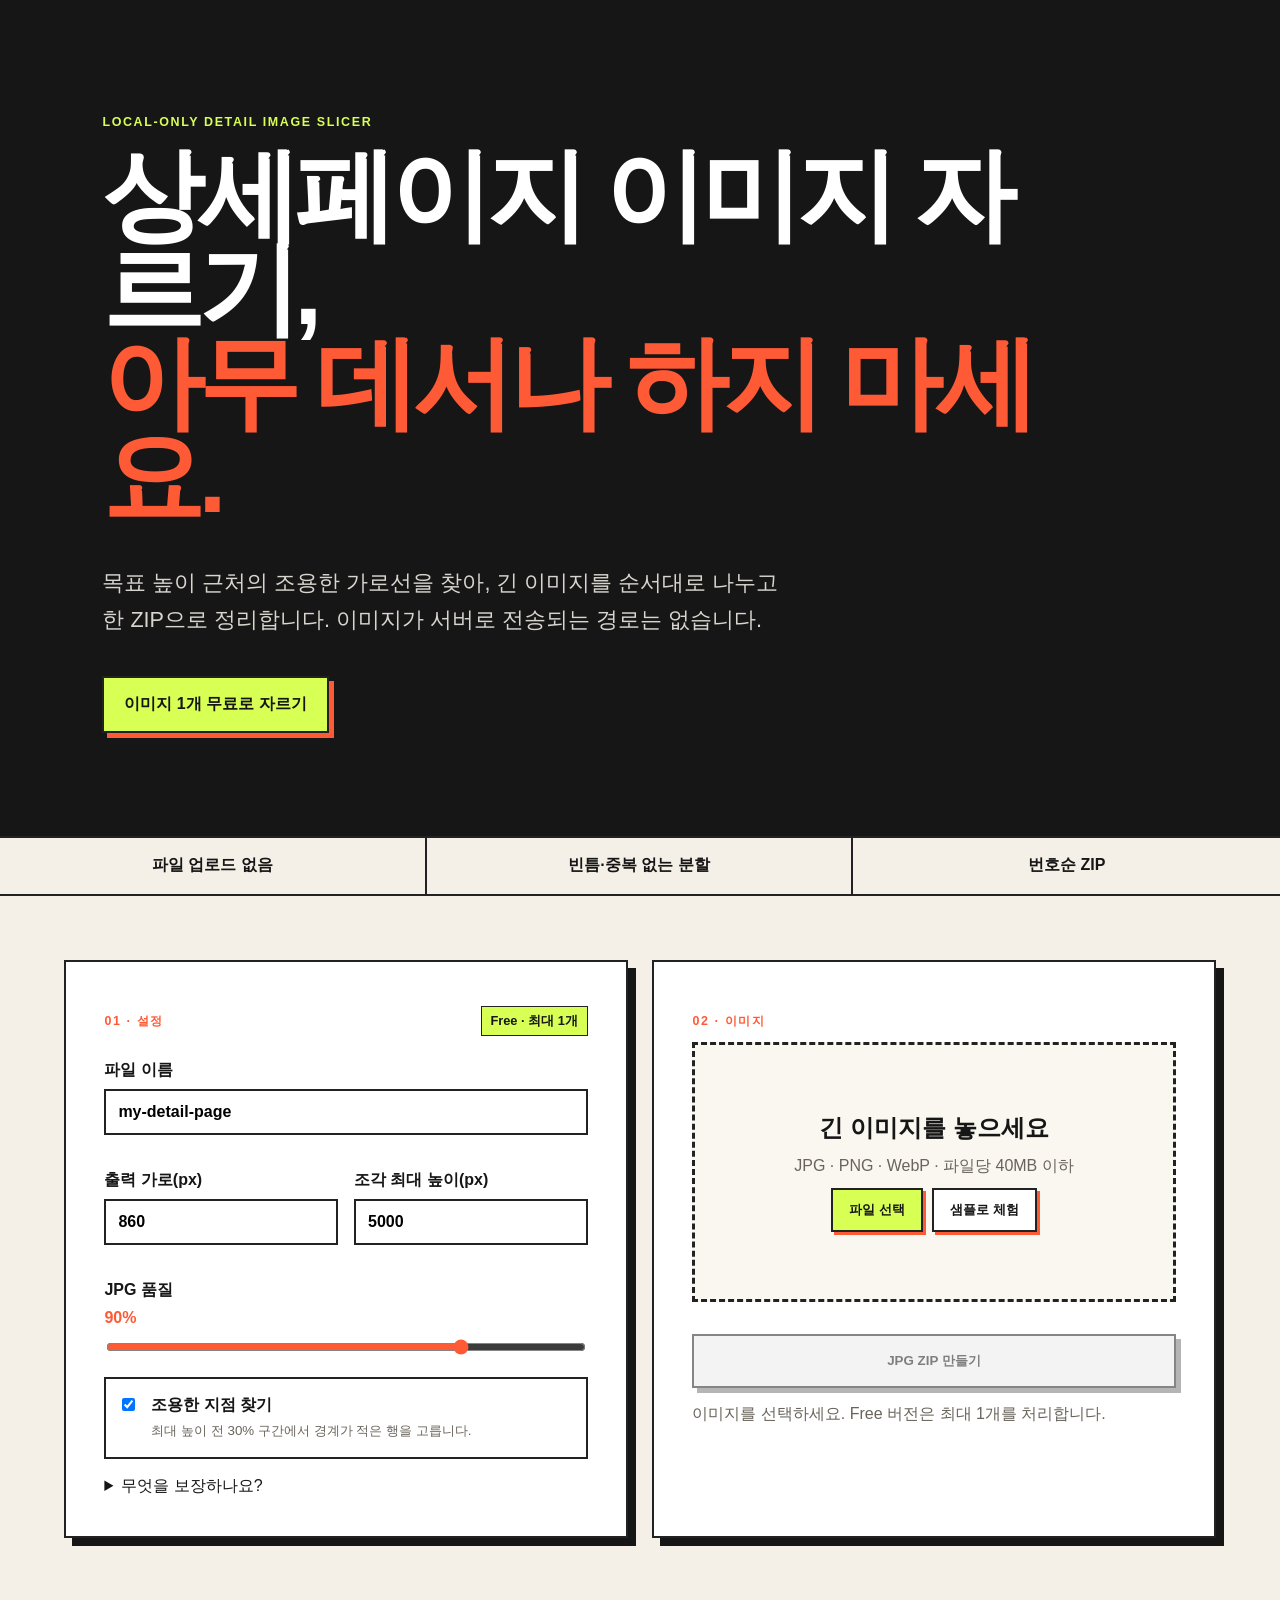
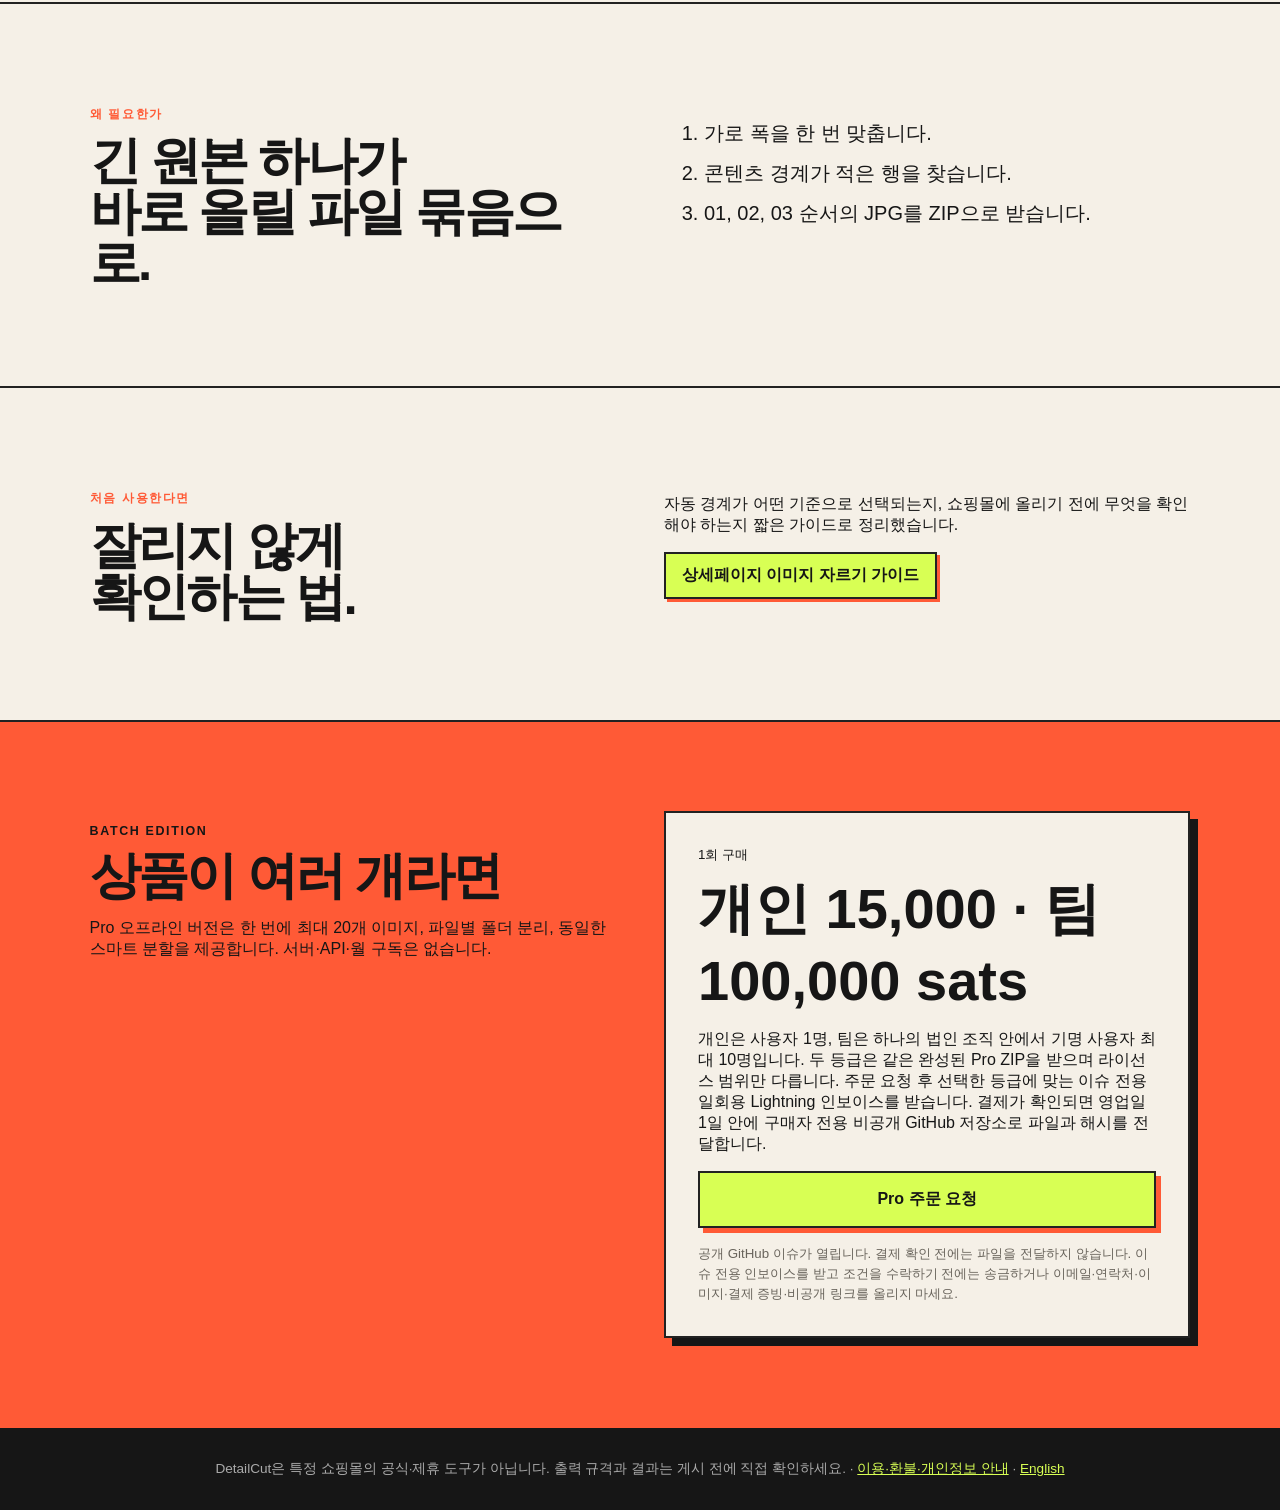
<file: index.html>
<!doctype html>
<html lang="ko">
<head>
  <meta charset="utf-8">
  <meta name="viewport" content="width=device-width, initial-scale=1">
  <meta name="description" content="긴 상세페이지 이미지를 글자와 상품 경계가 적은 지점에서 자동 분할하고 번호순 JPG ZIP으로 받는 무료 로컬 브라우저 도구입니다.">
  <link rel="canonical" href="https://softpeanut.github.io/detailcut/">
  <link rel="alternate" hreflang="ko" href="https://softpeanut.github.io/detailcut/">
  <link rel="alternate" hreflang="en" href="https://softpeanut.github.io/detailcut/en.html">
  <link rel="alternate" hreflang="x-default" href="https://softpeanut.github.io/detailcut/en.html">
  <meta property="og:type" content="website">
  <meta property="og:title" content="상세페이지 이미지 자르기·자동 분할 — DetailCut">
  <meta property="og:description" content="긴 상세 이미지를 글자와 상품 경계가 적은 지점에서 나눠 번호순 JPG ZIP으로 받으세요. 파일은 서버로 전송되지 않습니다.">
  <meta property="og:url" content="https://softpeanut.github.io/detailcut/">
  <meta property="og:image" content="https://softpeanut.github.io/detailcut/cover.png">
  <meta name="twitter:card" content="summary_large_image">
  <title>상세페이지 이미지 자르기·자동 분할 무료 — DetailCut</title>
  <link rel="stylesheet" href="styles.css">
  <script type="application/ld+json">{"@context":"https://schema.org","@type":"WebApplication","name":"DetailCut","url":"https://softpeanut.github.io/detailcut/","applicationCategory":"DesignApplication","operatingSystem":"Any modern browser","isAccessibleForFree":true,"description":"긴 상세페이지 이미지를 글자와 상품 경계가 적은 지점에서 자동 분할해 번호순 JPG ZIP으로 만드는 로컬 브라우저 도구입니다.","featureList":["조용한 가로 경계 탐색","번호순 JPG ZIP 다운로드","브라우저 내부 이미지 처리"],"offers":{"@type":"Offer","price":"0","priceCurrency":"KRW"}}</script>
</head>
<body>
  <header>
    <p class="eyebrow">LOCAL-ONLY DETAIL IMAGE SLICER</p>
    <h1>상세페이지 이미지 자르기,<br><em>아무 데서나 하지 마세요.</em></h1>
    <p class="lead">목표 높이 근처의 조용한 가로선을 찾아, 긴 이미지를 순서대로 나누고 한 ZIP으로 정리합니다. 이미지가 서버로 전송되는 경로는 없습니다.</p>
    <a class="button" href="#tool">이미지 1개 무료로 자르기</a>
  </header>

  <main>
    <section class="proof" aria-label="제품 특징">
      <span>파일 업로드 없음</span><span>빈틈·중복 없는 분할</span><span>번호순 ZIP</span>
    </section>

    <section id="tool" class="workspace">
      <div class="panel settings">
        <div class="section-title"><p class="eyebrow dark">01 · 설정</p><span id="edition" class="edition"></span></div>
        <label>파일 이름
          <input id="name" value="my-detail-page" maxlength="60" autocomplete="off">
        </label>
        <div class="grid">
          <label>출력 가로(px)
            <input id="width" type="number" min="320" max="2400" step="1" value="860">
          </label>
          <label>조각 최대 높이(px)
            <input id="height" type="number" min="800" max="10000" step="1" value="5000">
          </label>
        </div>
        <label>JPG 품질 <output id="quality-value">90%</output>
          <input id="quality" type="range" min="60" max="100" value="90">
        </label>
        <label class="toggle"><input id="smart-cut" type="checkbox" checked><span><b>조용한 지점 찾기</b><small>최대 높이 전 30% 구간에서 경계가 적은 행을 고릅니다.</small></span></label>
        <details><summary>무엇을 보장하나요?</summary><p>결과 조각의 행은 순서대로 이어지고 겹치거나 비지 않습니다. 다만 자동 분할은 이미지의 의미를 이해하지 않으므로, 업로드 전에 결과를 직접 확인해야 합니다.</p></details>
      </div>

      <div class="panel input-panel">
        <p class="eyebrow dark">02 · 이미지</p>
        <div id="dropzone" class="dropzone" role="button" tabindex="0" aria-label="긴 상세 이미지 선택">
          <input id="files" type="file" accept="image/jpeg,image/png,image/webp" hidden>
          <strong>긴 이미지를 놓으세요</strong>
          <span>JPG · PNG · WebP · 파일당 40MB 이하</span>
          <div class="drop-actions"><button id="browse" class="button small" type="button">파일 선택</button><button id="sample" class="button small secondary" type="button">샘플로 체험</button></div>
        </div>
        <div id="queue" class="queue" aria-live="polite"></div>
        <div id="preview" class="preview" hidden><canvas id="preview-canvas" aria-label="예상 분할선 미리보기"></canvas><p id="preview-summary"></p></div>
        <button id="export" class="button export" type="button" disabled>JPG ZIP 만들기</button>
        <p id="status" class="status" role="status"></p>
      </div>
    </section>

    <section class="explain">
      <div><p class="eyebrow dark">왜 필요한가</p><h2>긴 원본 하나가<br>바로 올릴 파일 묶음으로.</h2></div>
      <ol><li>가로 폭을 한 번 맞춥니다.</li><li>콘텐츠 경계가 적은 행을 찾습니다.</li><li>01, 02, 03 순서의 JPG를 ZIP으로 받습니다.</li></ol>
    </section>

    <section class="explain">
      <div><p class="eyebrow dark">처음 사용한다면</p><h2>잘리지 않게<br>확인하는 법.</h2></div>
      <div><p>자동 경계가 어떤 기준으로 선택되는지, 쇼핑몰에 올리기 전에 무엇을 확인해야 하는지 짧은 가이드로 정리했습니다.</p><a class="button small" href="guide.html">상세페이지 이미지 자르기 가이드</a></div>
    </section>

    <section class="pricing">
      <div><p class="eyebrow">BATCH EDITION</p><h2>상품이 여러 개라면</h2><p>Pro 오프라인 버전은 한 번에 최대 20개 이미지, 파일별 폴더 분리, 동일한 스마트 분할을 제공합니다. 서버·API·월 구독은 없습니다.</p></div>
      <div class="price"><small>1회 구매</small><strong>개인 15,000 · 팀 100,000 sats</strong><p>개인은 사용자 1명, 팀은 하나의 법인 조직 안에서 기명 사용자 최대 10명입니다. 두 등급은 같은 완성된 Pro ZIP을 받으며 라이선스 범위만 다릅니다. 주문 요청 후 선택한 등급에 맞는 이슈 전용 일회용 Lightning 인보이스를 받습니다. 결제가 확인되면 영업일 1일 안에 구매자 전용 비공개 GitHub 저장소로 파일과 해시를 전달합니다.</p><a class="button interest" href="https://github.com/softpeanut/detailcut/issues/new?template=pro-interest.yml" rel="nofollow">Pro 주문 요청</a><small class="privacy-note">공개 GitHub 이슈가 열립니다. 결제 확인 전에는 파일을 전달하지 않습니다. 이슈 전용 인보이스를 받고 조건을 수락하기 전에는 송금하거나 이메일·연락처·이미지·결제 증빙·비공개 링크를 올리지 마세요.</small></div>
    </section>
  </main>

  <footer>DetailCut은 특정 쇼핑몰의 공식·제휴 도구가 아닙니다. 출력 규격과 결과는 게시 전에 직접 확인하세요. · <a href="terms.html">이용·환불·개인정보 안내</a> · <a href="en.html" lang="en">English</a></footer>
  <script src="core.js"></script>
  <script src="app.js"></script>
</body>
</html>
</file>
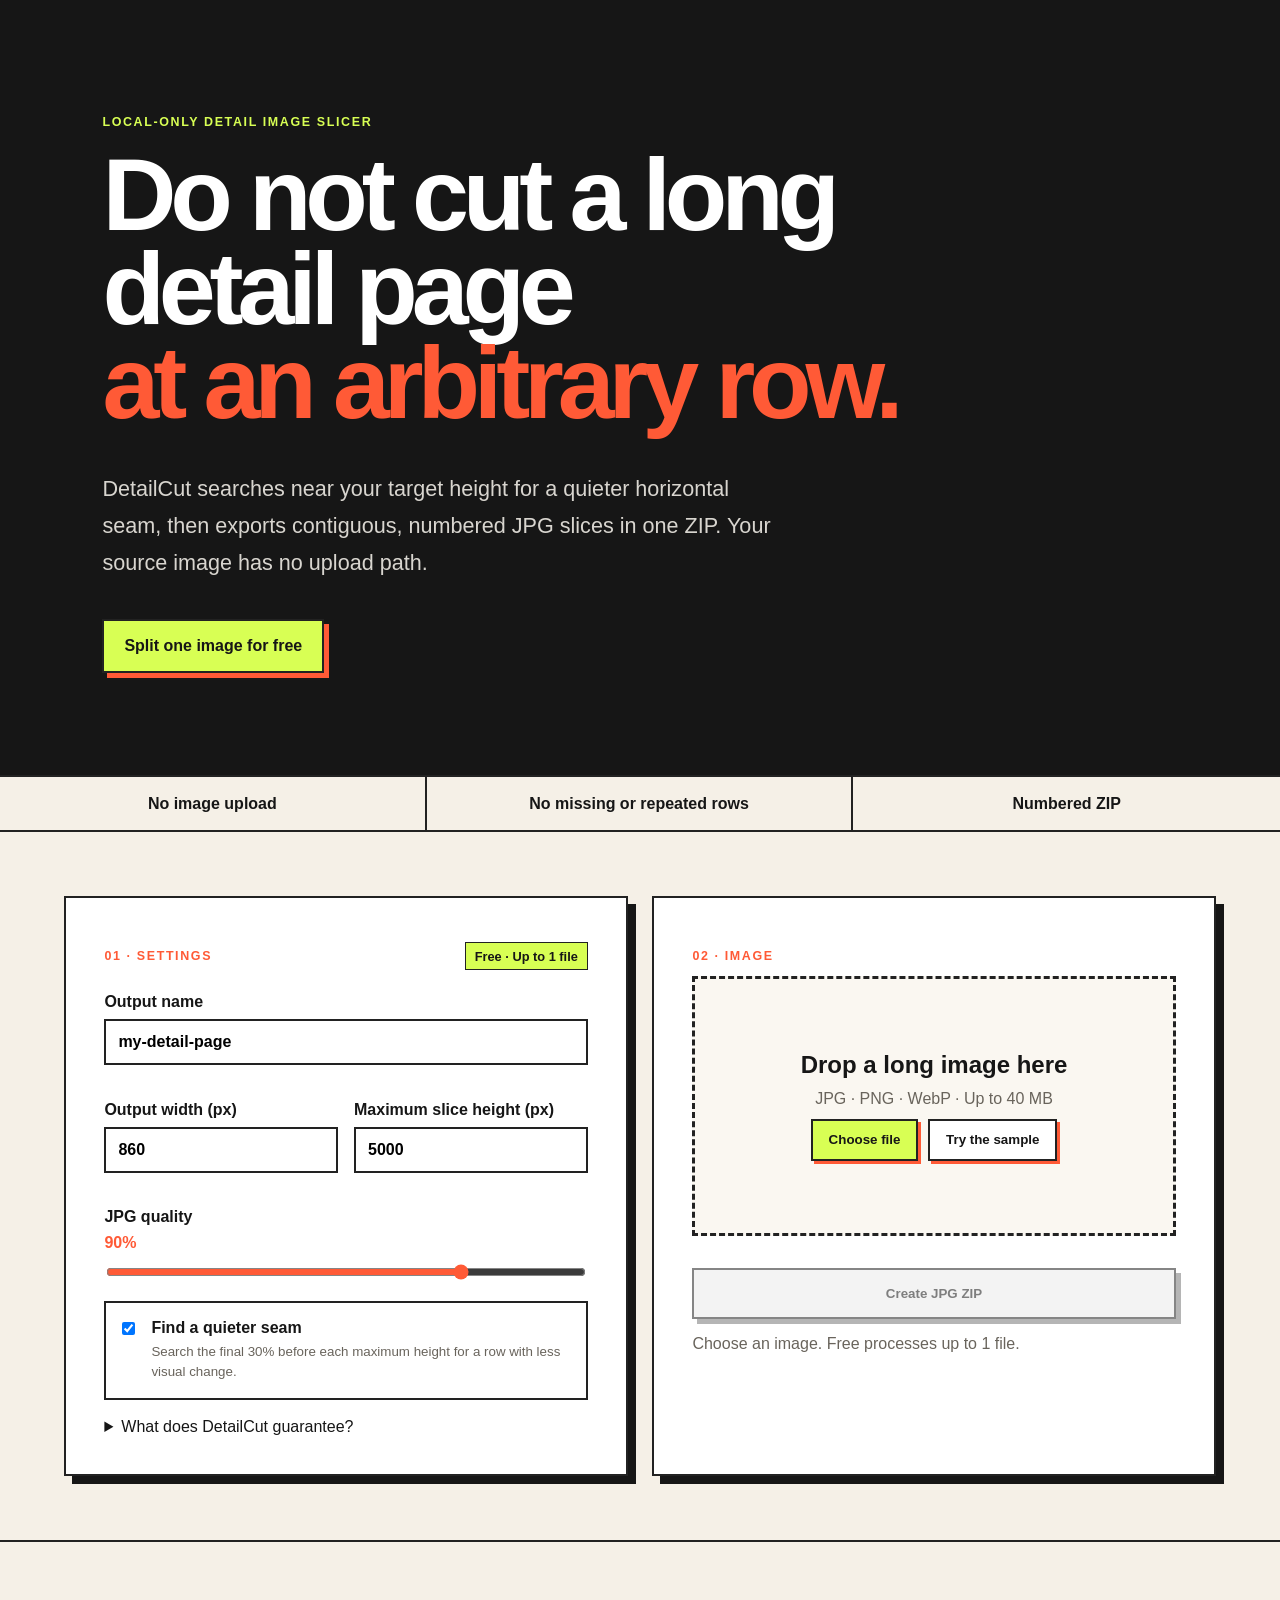
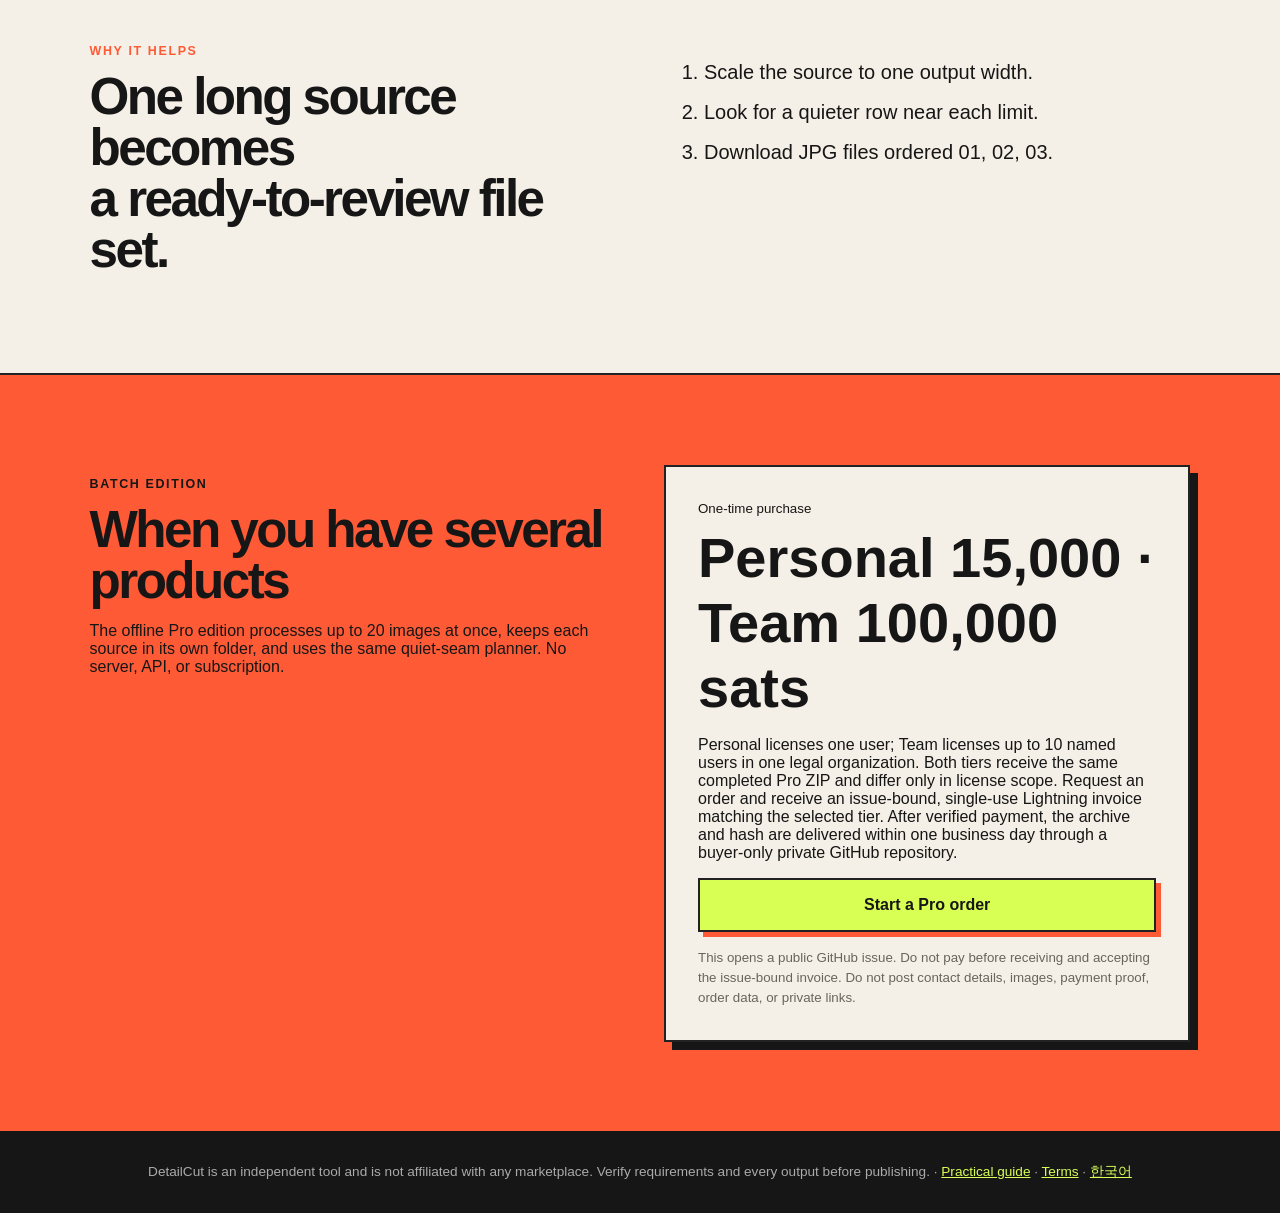
<file: en.html>
<!doctype html>
<html lang="en">
<head>
  <meta charset="utf-8">
  <meta name="viewport" content="width=device-width, initial-scale=1">
  <meta name="description" content="Split a long product-detail image near quieter horizontal seams and download numbered JPG files in one ZIP. Processing stays in your browser.">
  <link rel="canonical" href="https://softpeanut.github.io/detailcut/en.html">
  <link rel="alternate" hreflang="ko" href="https://softpeanut.github.io/detailcut/">
  <link rel="alternate" hreflang="en" href="https://softpeanut.github.io/detailcut/en.html">
  <link rel="alternate" hreflang="x-default" href="https://softpeanut.github.io/detailcut/en.html">
  <meta property="og:type" content="website">
  <meta property="og:title" content="DetailCut — split long product images at quieter seams">
  <meta property="og:description" content="Preview cut lines, split one long image, and download numbered JPG files in one ZIP. No image upload.">
  <meta property="og:url" content="https://softpeanut.github.io/detailcut/en.html">
  <meta property="og:image" content="https://softpeanut.github.io/detailcut/cover-en.png">
  <meta name="twitter:card" content="summary_large_image">
  <meta name="twitter:image" content="https://softpeanut.github.io/detailcut/cover-en.png">
  <title>DetailCut — split long product-detail images locally</title>
  <link rel="stylesheet" href="styles.css">
  <script type="application/ld+json">{"@context":"https://schema.org","@type":"WebApplication","name":"DetailCut","url":"https://softpeanut.github.io/detailcut/en.html","applicationCategory":"DesignApplication","operatingSystem":"Any modern browser","isAccessibleForFree":true,"description":"Split a long product-detail image near quieter horizontal seams and download numbered JPG files in one ZIP without uploading the source.","offers":{"@type":"Offer","price":"0","priceCurrency":"KRW"}}</script>
</head>
<body>
  <header>
    <p class="eyebrow">LOCAL-ONLY DETAIL IMAGE SLICER</p>
    <h1>Do not cut a long detail page<br><em>at an arbitrary row.</em></h1>
    <p class="lead">DetailCut searches near your target height for a quieter horizontal seam, then exports contiguous, numbered JPG slices in one ZIP. Your source image has no upload path.</p>
    <a class="button" href="#tool">Split one image for free</a>
  </header>

  <main>
    <section class="proof" aria-label="Product properties">
      <span>No image upload</span><span>No missing or repeated rows</span><span>Numbered ZIP</span>
    </section>

    <section id="tool" class="workspace">
      <div class="panel settings">
        <div class="section-title"><p class="eyebrow dark">01 · Settings</p><span id="edition" class="edition"></span></div>
        <label>Output name
          <input id="name" value="my-detail-page" maxlength="60" autocomplete="off">
        </label>
        <div class="grid">
          <label>Output width (px)
            <input id="width" type="number" min="320" max="2400" step="1" value="860">
          </label>
          <label>Maximum slice height (px)
            <input id="height" type="number" min="800" max="10000" step="1" value="5000">
          </label>
        </div>
        <label>JPG quality <output id="quality-value">90%</output>
          <input id="quality" type="range" min="60" max="100" value="90">
        </label>
        <label class="toggle"><input id="smart-cut" type="checkbox" checked><span><b>Find a quieter seam</b><small>Search the final 30% before each maximum height for a row with less visual change.</small></span></label>
        <details><summary>What does DetailCut guarantee?</summary><p>Output rows remain contiguous, without gaps or overlap. Automatic slicing does not understand image meaning, so inspect every result before publishing it.</p></details>
      </div>

      <div class="panel input-panel">
        <p class="eyebrow dark">02 · Image</p>
        <div id="dropzone" class="dropzone" role="button" tabindex="0" aria-label="Choose a long product-detail image">
          <input id="files" type="file" accept="image/jpeg,image/png,image/webp" hidden>
          <strong>Drop a long image here</strong>
          <span>JPG · PNG · WebP · Up to 40 MB</span>
          <div class="drop-actions"><button id="browse" class="button small" type="button">Choose file</button><button id="sample" class="button small secondary" type="button">Try the sample</button></div>
        </div>
        <div id="queue" class="queue" aria-live="polite"></div>
        <div id="preview" class="preview" hidden><canvas id="preview-canvas" aria-label="Preview of estimated cut boundaries"></canvas><p id="preview-summary"></p></div>
        <button id="export" class="button export" type="button" disabled>Create JPG ZIP</button>
        <p id="status" class="status" role="status"></p>
      </div>
    </section>

    <section class="explain">
      <div><p class="eyebrow dark">Why it helps</p><h2>One long source becomes<br>a ready-to-review file set.</h2></div>
      <ol><li>Scale the source to one output width.</li><li>Look for a quieter row near each limit.</li><li>Download JPG files ordered 01, 02, 03.</li></ol>
    </section>

    <section class="pricing">
      <div><p class="eyebrow">BATCH EDITION</p><h2>When you have several products</h2><p>The offline Pro edition processes up to 20 images at once, keeps each source in its own folder, and uses the same quiet-seam planner. No server, API, or subscription.</p></div>
      <div class="price"><small>One-time purchase</small><strong>Personal 15,000 · Team 100,000 sats</strong><p>Personal licenses one user; Team licenses up to 10 named users in one legal organization. Both tiers receive the same completed Pro ZIP and differ only in license scope. Request an order and receive an issue-bound, single-use Lightning invoice matching the selected tier. After verified payment, the archive and hash are delivered within one business day through a buyer-only private GitHub repository.</p><a class="button interest" href="https://github.com/softpeanut/detailcut/issues/new?template=pro-interest.yml" rel="nofollow">Start a Pro order</a><small class="privacy-note">This opens a public GitHub issue. Do not pay before receiving and accepting the issue-bound invoice. Do not post contact details, images, payment proof, order data, or private links.</small></div>
    </section>
  </main>

  <footer>DetailCut is an independent tool and is not affiliated with any marketplace. Verify requirements and every output before publishing. · <a href="guide-en.html">Practical guide</a> · <a href="terms-en.html">Terms</a> · <a href="index.html" lang="ko">한국어</a></footer>
  <script src="core.js"></script>
  <script src="app.js"></script>
</body>
</html>
</file>
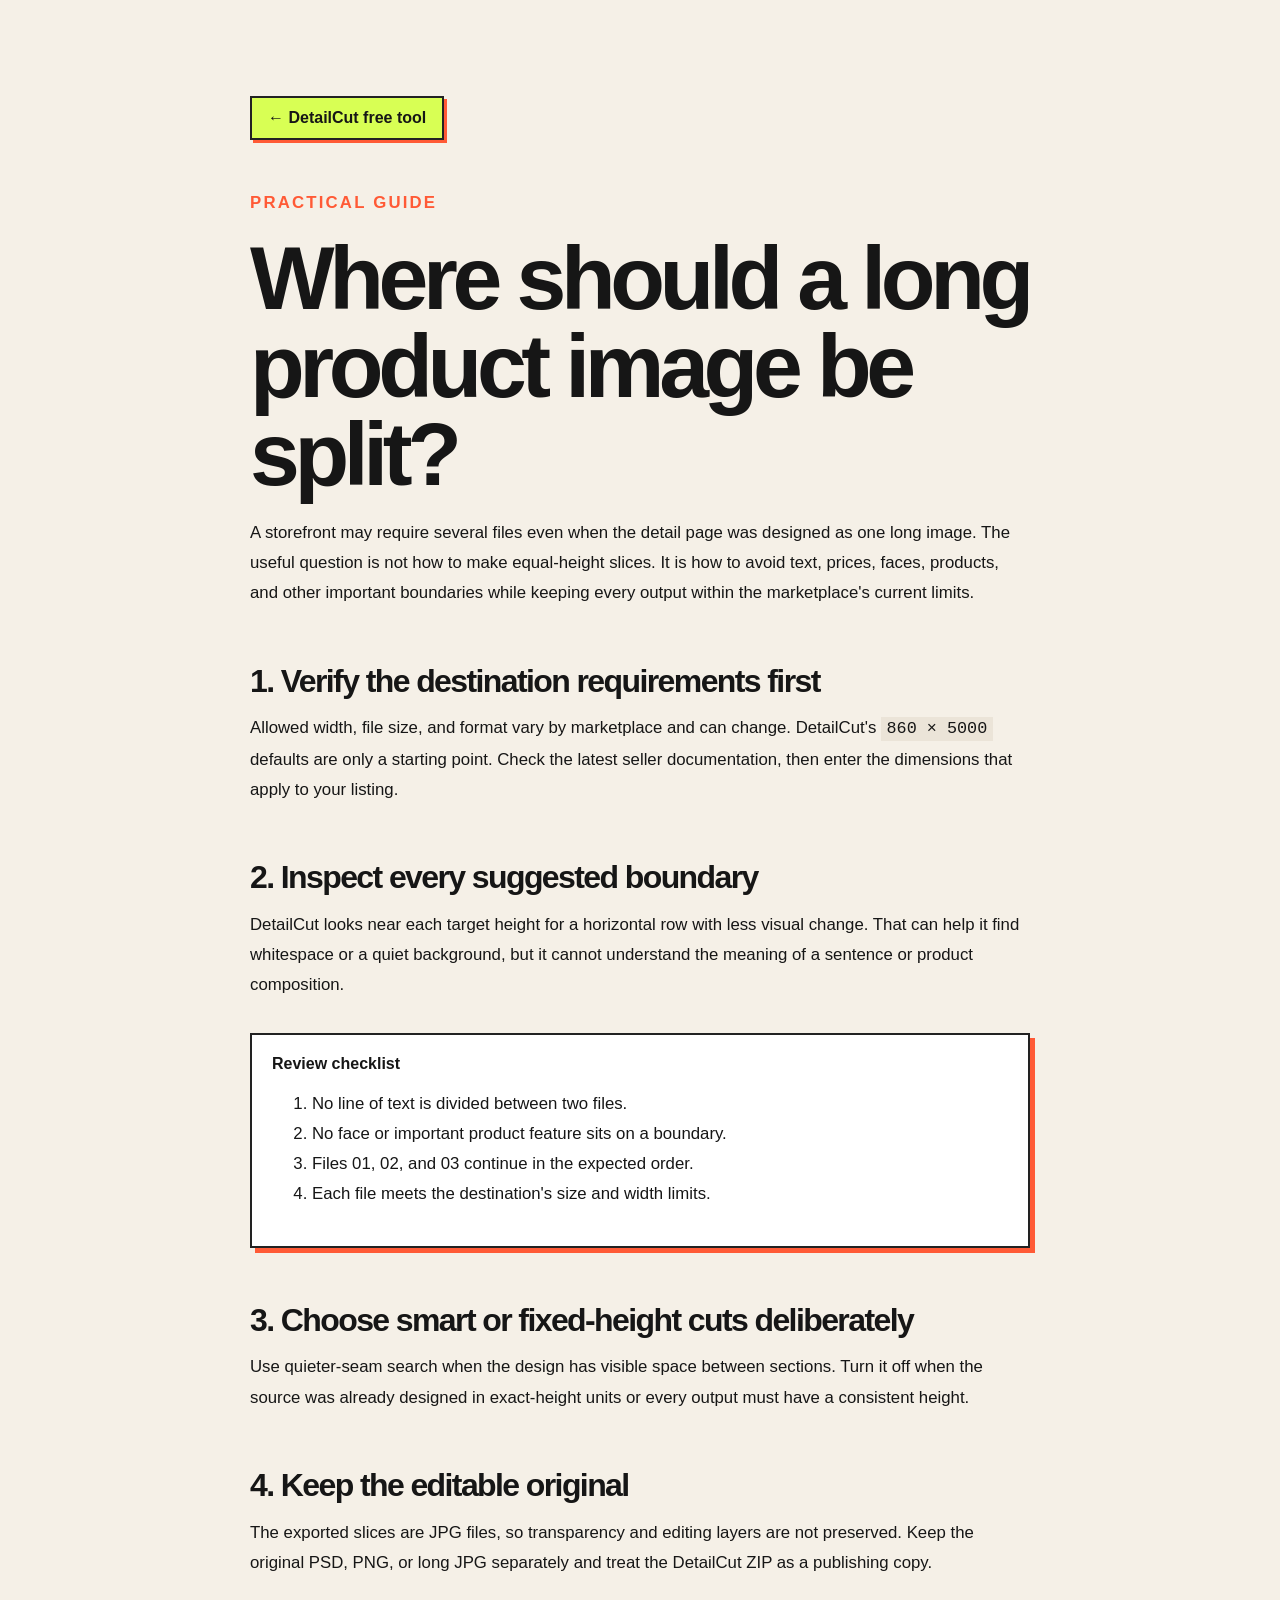
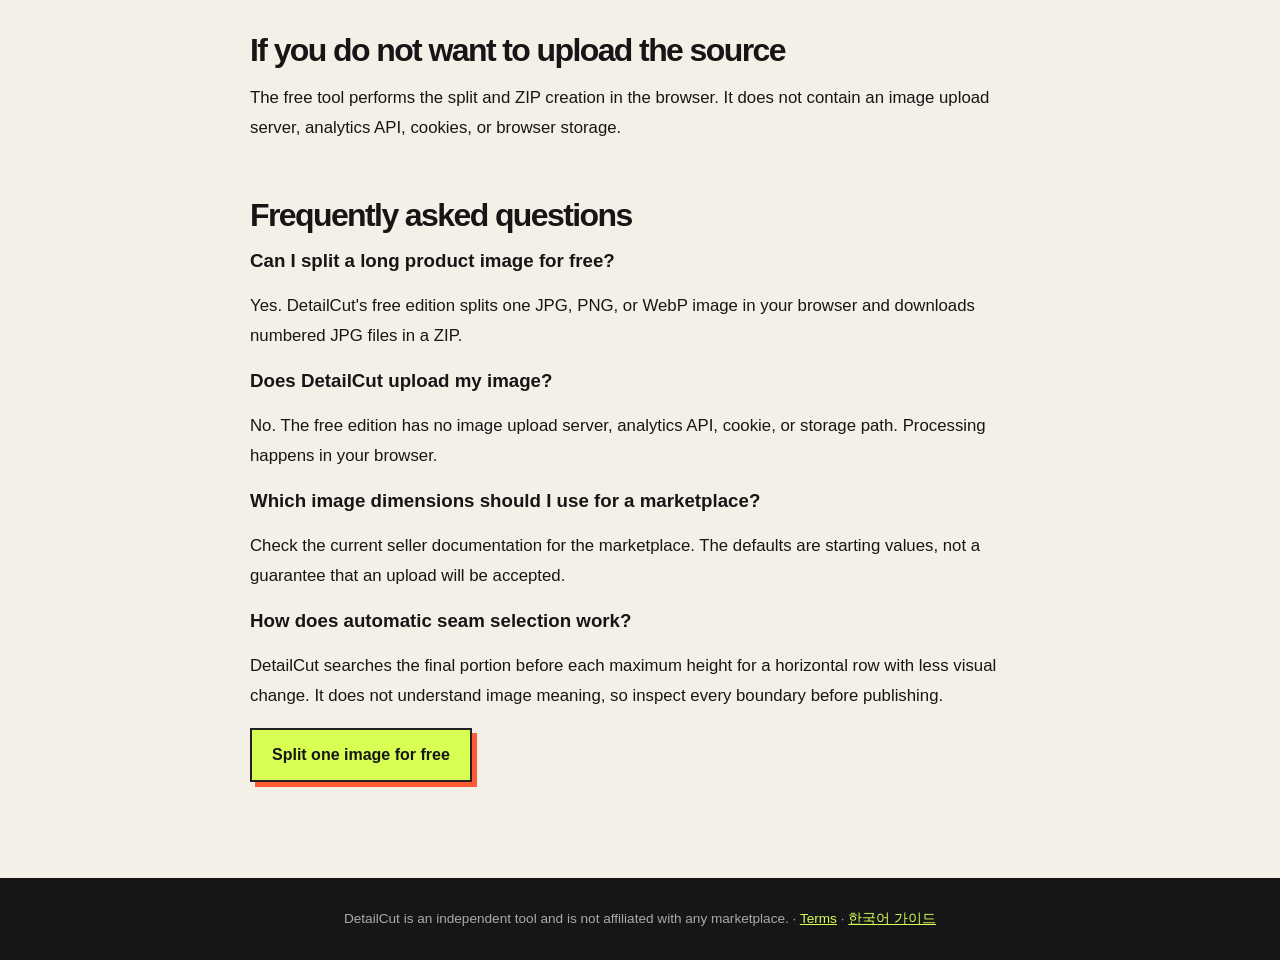
<file: guide-en.html>
<!doctype html>
<html lang="en">
<head>
  <meta charset="utf-8">
  <meta name="viewport" content="width=device-width, initial-scale=1">
  <meta name="description" content="A practical checklist for splitting long product-detail images without cutting through text, products, or important visual boundaries.">
  <link rel="canonical" href="https://softpeanut.github.io/detailcut/guide-en.html">
  <link rel="alternate" hreflang="ko" href="https://softpeanut.github.io/detailcut/guide.html">
  <link rel="alternate" hreflang="en" href="https://softpeanut.github.io/detailcut/guide-en.html">
  <link rel="alternate" hreflang="x-default" href="https://softpeanut.github.io/detailcut/guide-en.html">
  <meta property="og:type" content="article">
  <meta property="og:title" content="How to split long product-detail images — DetailCut">
  <meta property="og:description" content="Check cut boundaries, dimensions, output order, and file size before publishing a long product page.">
  <meta property="og:url" content="https://softpeanut.github.io/detailcut/guide-en.html">
  <meta property="og:image" content="https://softpeanut.github.io/detailcut/cover-en.png">
  <meta name="twitter:card" content="summary_large_image">
  <meta name="twitter:image" content="https://softpeanut.github.io/detailcut/cover-en.png">
  <title>How to split long product-detail images without awkward cuts</title>
  <link rel="stylesheet" href="styles.css">
  <script type="application/ld+json">{"@context":"https://schema.org","@type":"FAQPage","mainEntity":[{"@type":"Question","name":"Can I split a long product image for free?","acceptedAnswer":{"@type":"Answer","text":"Yes. DetailCut's free edition splits one JPG, PNG, or WebP image in your browser and downloads numbered JPG files in a ZIP."}},{"@type":"Question","name":"Does DetailCut upload my image?","acceptedAnswer":{"@type":"Answer","text":"No. The free edition has no image upload server, analytics API, cookie, or storage path. Processing happens in your browser."}},{"@type":"Question","name":"Which image dimensions should I use for a marketplace?","acceptedAnswer":{"@type":"Answer","text":"Marketplace requirements can change. Check the seller documentation for current width, size, and format limits, then enter those values yourself. The defaults do not guarantee acceptance."}},{"@type":"Question","name":"How does automatic seam selection work?","acceptedAnswer":{"@type":"Answer","text":"DetailCut searches the final portion before each maximum height for a horizontal row with less visual change. It does not understand image meaning, so inspect every boundary before publishing."}}]}</script>
  <style>.article{max-width:820px;margin:auto;padding:6rem 1.25rem}.article h1{color:var(--ink);font-size:clamp(2.7rem,7vw,5.8rem);line-height:.98}.article h2{font-size:2rem;margin-top:3.5rem}.article p,.article li{font-size:1.05rem;line-height:1.8}.article .note{border:2px solid var(--line);background:#fff;padding:1.25rem;box-shadow:5px 5px 0 var(--orange);margin:2rem 0}.article nav{margin-bottom:3rem}.article code{background:#ebe4d8;padding:.15rem .35rem}</style>
</head>
<body>
  <article class="article">
    <nav><a class="button small" href="en.html">← DetailCut free tool</a></nav>
    <p class="eyebrow dark">PRACTICAL GUIDE</p>
    <h1>Where should a long<br>product image be split?</h1>
    <p>A storefront may require several files even when the detail page was designed as one long image. The useful question is not how to make equal-height slices. It is how to avoid text, prices, faces, products, and other important boundaries while keeping every output within the marketplace's current limits.</p>

    <h2>1. Verify the destination requirements first</h2>
    <p>Allowed width, file size, and format vary by marketplace and can change. DetailCut's <code>860 × 5000</code> defaults are only a starting point. Check the latest seller documentation, then enter the dimensions that apply to your listing.</p>

    <h2>2. Inspect every suggested boundary</h2>
    <p>DetailCut looks near each target height for a horizontal row with less visual change. That can help it find whitespace or a quiet background, but it cannot understand the meaning of a sentence or product composition.</p>
    <div class="note"><b>Review checklist</b><ol><li>No line of text is divided between two files.</li><li>No face or important product feature sits on a boundary.</li><li>Files 01, 02, and 03 continue in the expected order.</li><li>Each file meets the destination's size and width limits.</li></ol></div>

    <h2>3. Choose smart or fixed-height cuts deliberately</h2>
    <p>Use quieter-seam search when the design has visible space between sections. Turn it off when the source was already designed in exact-height units or every output must have a consistent height.</p>

    <h2>4. Keep the editable original</h2>
    <p>The exported slices are JPG files, so transparency and editing layers are not preserved. Keep the original PSD, PNG, or long JPG separately and treat the DetailCut ZIP as a publishing copy.</p>

    <h2>If you do not want to upload the source</h2>
    <p>The free tool performs the split and ZIP creation in the browser. It does not contain an image upload server, analytics API, cookies, or browser storage.</p>

    <h2>Frequently asked questions</h2>
    <h3>Can I split a long product image for free?</h3>
    <p>Yes. DetailCut's free edition splits one JPG, PNG, or WebP image in your browser and downloads numbered JPG files in a ZIP.</p>
    <h3>Does DetailCut upload my image?</h3>
    <p>No. The free edition has no image upload server, analytics API, cookie, or storage path. Processing happens in your browser.</p>
    <h3>Which image dimensions should I use for a marketplace?</h3>
    <p>Check the current seller documentation for the marketplace. The defaults are starting values, not a guarantee that an upload will be accepted.</p>
    <h3>How does automatic seam selection work?</h3>
    <p>DetailCut searches the final portion before each maximum height for a horizontal row with less visual change. It does not understand image meaning, so inspect every boundary before publishing.</p>
    <a class="button" href="en.html#tool">Split one image for free</a>
  </article>
  <footer>DetailCut is an independent tool and is not affiliated with any marketplace. · <a href="terms-en.html">Terms</a> · <a href="guide.html" lang="ko">한국어 가이드</a></footer>
</body>
</html>
</file>
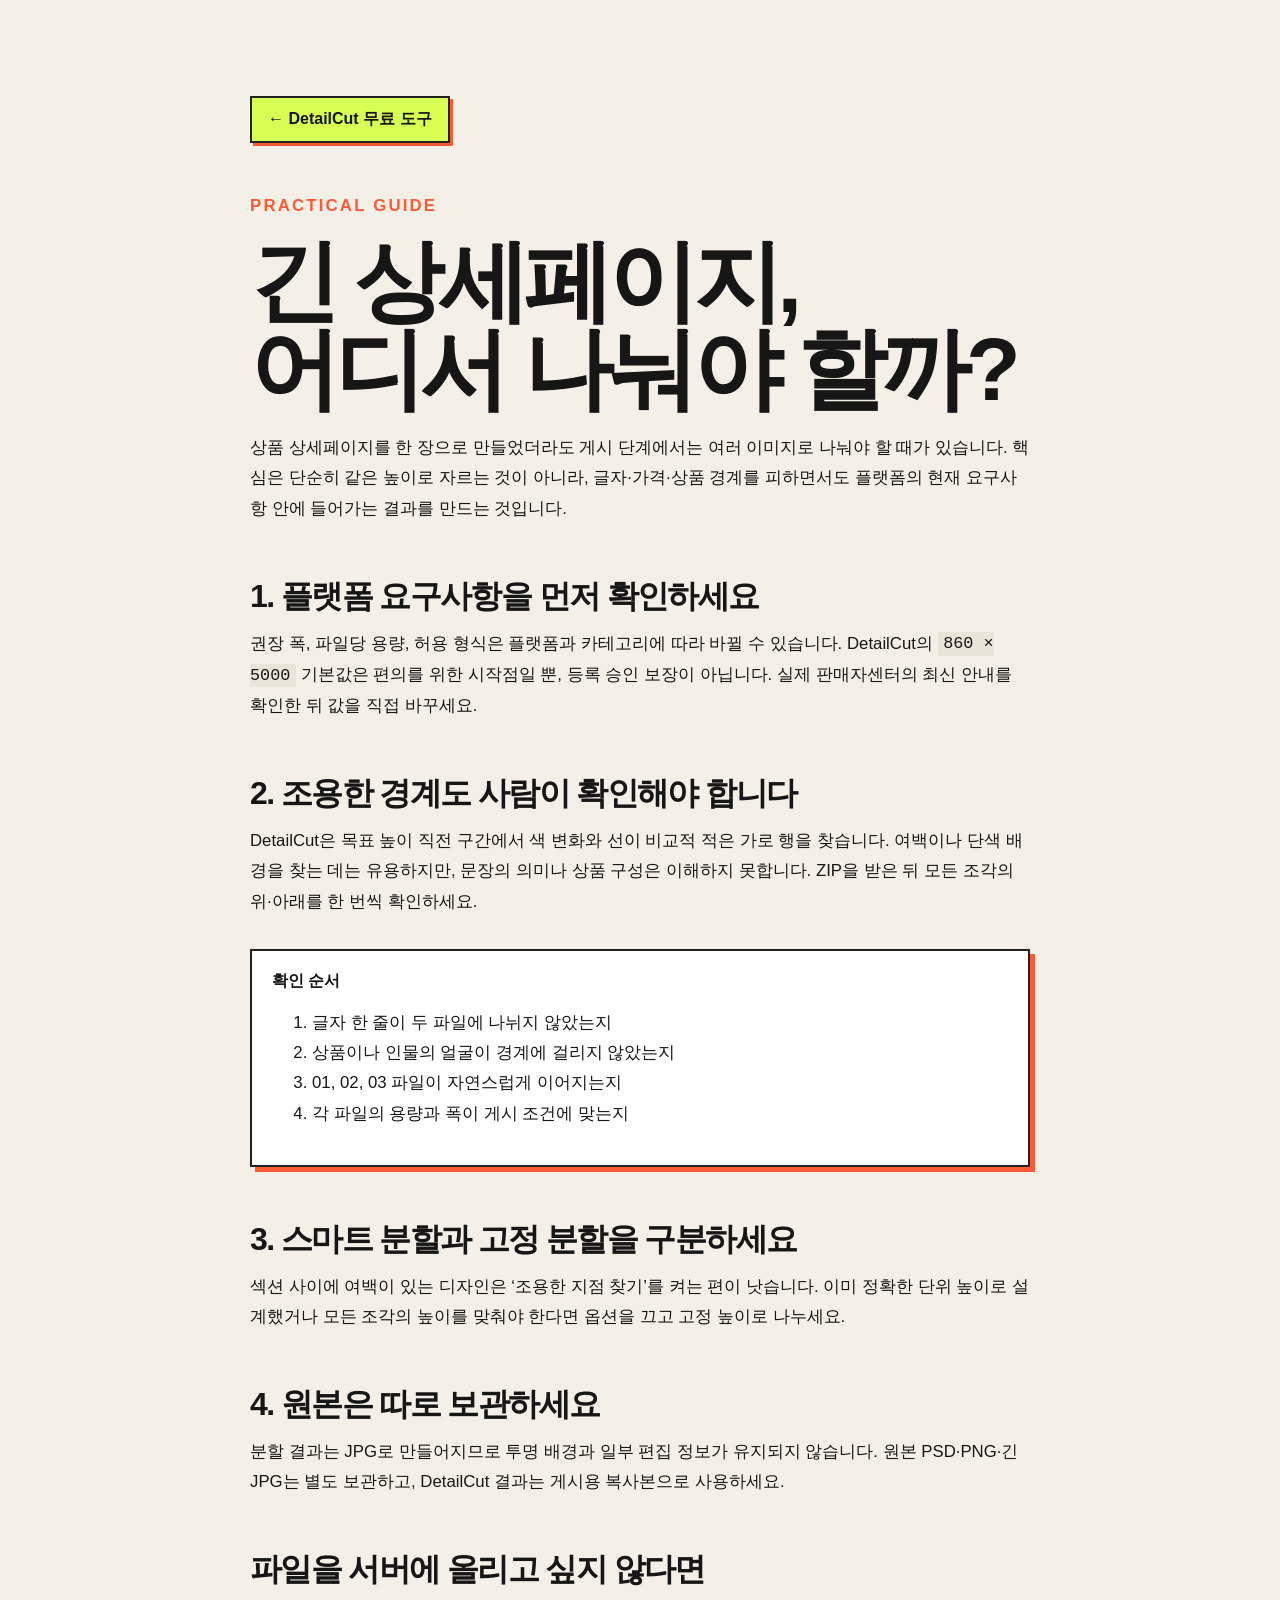
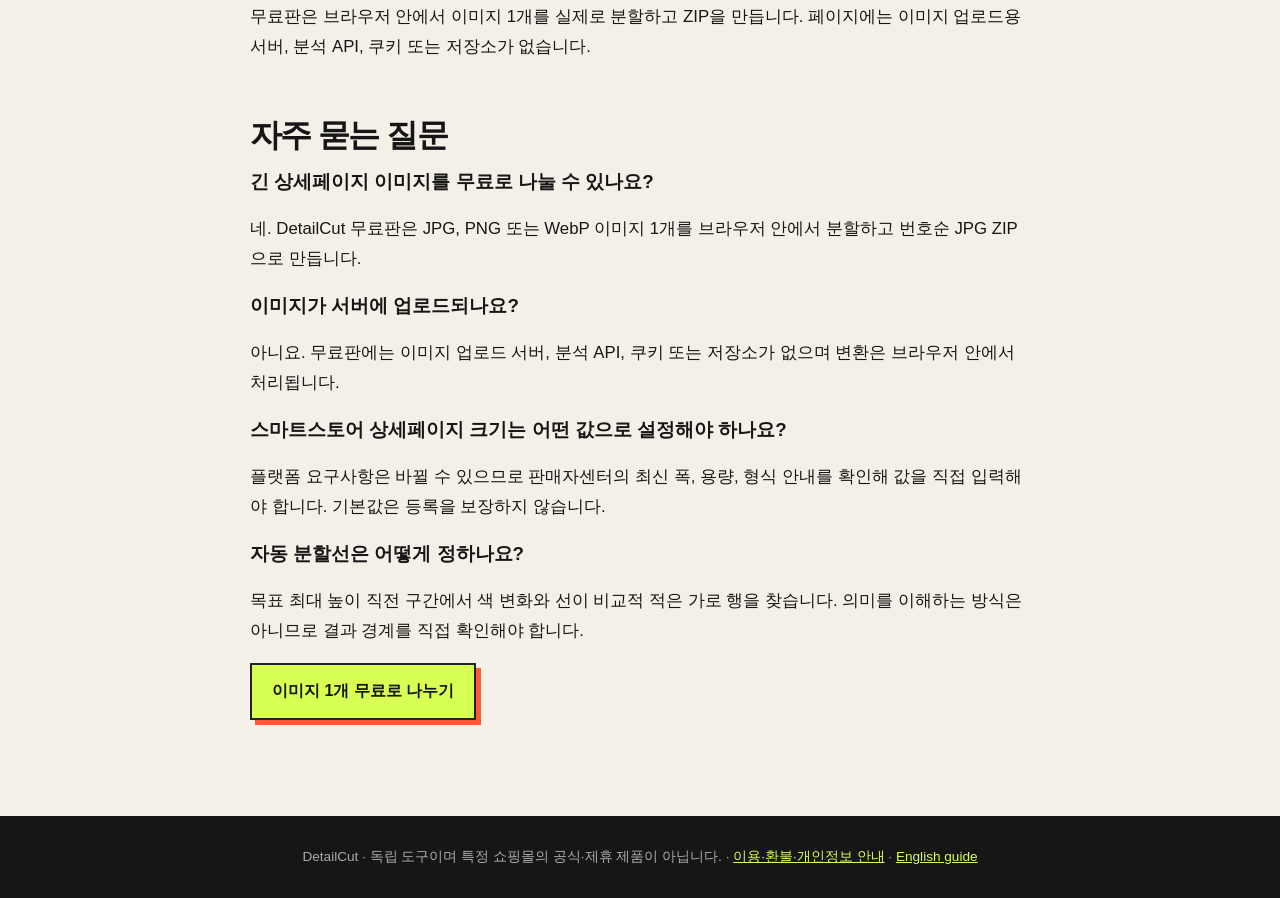
<file: guide.html>
<!doctype html>
<html lang="ko">
<head>
  <meta charset="utf-8">
  <meta name="viewport" content="width=device-width, initial-scale=1">
  <meta name="description" content="스마트스토어·오픈마켓용 긴 상세페이지 이미지를 분할할 때 글자와 상품 사진이 잘리지 않도록 확인하는 방법입니다.">
  <link rel="canonical" href="https://softpeanut.github.io/detailcut/guide.html">
  <link rel="alternate" hreflang="ko" href="https://softpeanut.github.io/detailcut/guide.html">
  <link rel="alternate" hreflang="en" href="https://softpeanut.github.io/detailcut/guide-en.html">
  <link rel="alternate" hreflang="x-default" href="https://softpeanut.github.io/detailcut/guide-en.html">
  <meta property="og:type" content="article">
  <meta property="og:title" content="긴 상세페이지 이미지 분할 가이드 — DetailCut">
  <meta property="og:description" content="긴 상세 이미지를 나눌 때 경계, 폭, 용량과 결과 순서를 확인하는 실무 체크리스트입니다.">
  <meta property="og:url" content="https://softpeanut.github.io/detailcut/guide.html">
  <meta property="og:image" content="https://softpeanut.github.io/detailcut/cover.png">
  <meta name="twitter:card" content="summary_large_image">
  <title>긴 상세페이지 이미지 분할 가이드 — 글자·상품 컷 보호하기</title>
  <link rel="stylesheet" href="styles.css">
  <script type="application/ld+json">{"@context":"https://schema.org","@type":"FAQPage","mainEntity":[{"@type":"Question","name":"긴 상세페이지 이미지를 무료로 나눌 수 있나요?","acceptedAnswer":{"@type":"Answer","text":"DetailCut 무료판은 JPG, PNG 또는 WebP 이미지 1개를 브라우저 안에서 분할하고 번호순 JPG ZIP으로 만듭니다."}},{"@type":"Question","name":"이미지가 서버에 업로드되나요?","acceptedAnswer":{"@type":"Answer","text":"아니요. 무료판에는 이미지 업로드 서버, 분석 API, 쿠키 또는 저장소가 없으며 변환은 브라우저 안에서 처리됩니다."}},{"@type":"Question","name":"스마트스토어 상세페이지 크기는 어떤 값으로 설정해야 하나요?","acceptedAnswer":{"@type":"Answer","text":"플랫폼 요구사항은 바뀔 수 있으므로 판매자센터의 최신 폭, 용량, 형식 안내를 확인해 값을 직접 입력해야 합니다. 기본값은 등록을 보장하지 않습니다."}},{"@type":"Question","name":"자동 분할선은 어떻게 정하나요?","acceptedAnswer":{"@type":"Answer","text":"목표 최대 높이 직전 구간에서 색 변화와 선이 비교적 적은 가로 행을 찾습니다. 의미를 이해하는 방식은 아니므로 결과 경계를 직접 확인해야 합니다."}}]}</script>
  <style>.article{max-width:820px;margin:auto;padding:6rem 1.25rem}.article h1{color:var(--ink);font-size:clamp(2.7rem,7vw,5.8rem);line-height:.98}.article h2{font-size:2rem;margin-top:3.5rem}.article p,.article li{font-size:1.05rem;line-height:1.8}.article .note{border:2px solid var(--line);background:#fff;padding:1.25rem;box-shadow:5px 5px 0 var(--orange);margin:2rem 0}.article nav{margin-bottom:3rem}.article code{background:#ebe4d8;padding:.15rem .35rem}</style>
</head>
<body>
  <article class="article">
    <nav><a class="button small" href="index.html">← DetailCut 무료 도구</a></nav>
    <p class="eyebrow dark">PRACTICAL GUIDE</p>
    <h1>긴 상세페이지,<br>어디서 나눠야 할까?</h1>
    <p>상품 상세페이지를 한 장으로 만들었더라도 게시 단계에서는 여러 이미지로 나눠야 할 때가 있습니다. 핵심은 단순히 같은 높이로 자르는 것이 아니라, 글자·가격·상품 경계를 피하면서도 플랫폼의 현재 요구사항 안에 들어가는 결과를 만드는 것입니다.</p>

    <h2>1. 플랫폼 요구사항을 먼저 확인하세요</h2>
    <p>권장 폭, 파일당 용량, 허용 형식은 플랫폼과 카테고리에 따라 바뀔 수 있습니다. DetailCut의 <code>860 × 5000</code> 기본값은 편의를 위한 시작점일 뿐, 등록 승인 보장이 아닙니다. 실제 판매자센터의 최신 안내를 확인한 뒤 값을 직접 바꾸세요.</p>

    <h2>2. 조용한 경계도 사람이 확인해야 합니다</h2>
    <p>DetailCut은 목표 높이 직전 구간에서 색 변화와 선이 비교적 적은 가로 행을 찾습니다. 여백이나 단색 배경을 찾는 데는 유용하지만, 문장의 의미나 상품 구성은 이해하지 못합니다. ZIP을 받은 뒤 모든 조각의 위·아래를 한 번씩 확인하세요.</p>
    <div class="note"><b>확인 순서</b><ol><li>글자 한 줄이 두 파일에 나뉘지 않았는지</li><li>상품이나 인물의 얼굴이 경계에 걸리지 않았는지</li><li>01, 02, 03 파일이 자연스럽게 이어지는지</li><li>각 파일의 용량과 폭이 게시 조건에 맞는지</li></ol></div>

    <h2>3. 스마트 분할과 고정 분할을 구분하세요</h2>
    <p>섹션 사이에 여백이 있는 디자인은 ‘조용한 지점 찾기’를 켜는 편이 낫습니다. 이미 정확한 단위 높이로 설계했거나 모든 조각의 높이를 맞춰야 한다면 옵션을 끄고 고정 높이로 나누세요.</p>

    <h2>4. 원본은 따로 보관하세요</h2>
    <p>분할 결과는 JPG로 만들어지므로 투명 배경과 일부 편집 정보가 유지되지 않습니다. 원본 PSD·PNG·긴 JPG는 별도 보관하고, DetailCut 결과는 게시용 복사본으로 사용하세요.</p>

    <h2>파일을 서버에 올리고 싶지 않다면</h2>
    <p>무료판은 브라우저 안에서 이미지 1개를 실제로 분할하고 ZIP을 만듭니다. 페이지에는 이미지 업로드용 서버, 분석 API, 쿠키 또는 저장소가 없습니다.</p>

    <h2>자주 묻는 질문</h2>
    <h3>긴 상세페이지 이미지를 무료로 나눌 수 있나요?</h3>
    <p>네. DetailCut 무료판은 JPG, PNG 또는 WebP 이미지 1개를 브라우저 안에서 분할하고 번호순 JPG ZIP으로 만듭니다.</p>
    <h3>이미지가 서버에 업로드되나요?</h3>
    <p>아니요. 무료판에는 이미지 업로드 서버, 분석 API, 쿠키 또는 저장소가 없으며 변환은 브라우저 안에서 처리됩니다.</p>
    <h3>스마트스토어 상세페이지 크기는 어떤 값으로 설정해야 하나요?</h3>
    <p>플랫폼 요구사항은 바뀔 수 있으므로 판매자센터의 최신 폭, 용량, 형식 안내를 확인해 값을 직접 입력해야 합니다. 기본값은 등록을 보장하지 않습니다.</p>
    <h3>자동 분할선은 어떻게 정하나요?</h3>
    <p>목표 최대 높이 직전 구간에서 색 변화와 선이 비교적 적은 가로 행을 찾습니다. 의미를 이해하는 방식은 아니므로 결과 경계를 직접 확인해야 합니다.</p>
    <a class="button" href="index.html#tool">이미지 1개 무료로 나누기</a>
  </article>
  <footer>DetailCut · 독립 도구이며 특정 쇼핑몰의 공식·제휴 제품이 아닙니다. · <a href="terms.html">이용·환불·개인정보 안내</a> · <a href="guide-en.html" lang="en">English guide</a></footer>
</body>
</html>
</file>
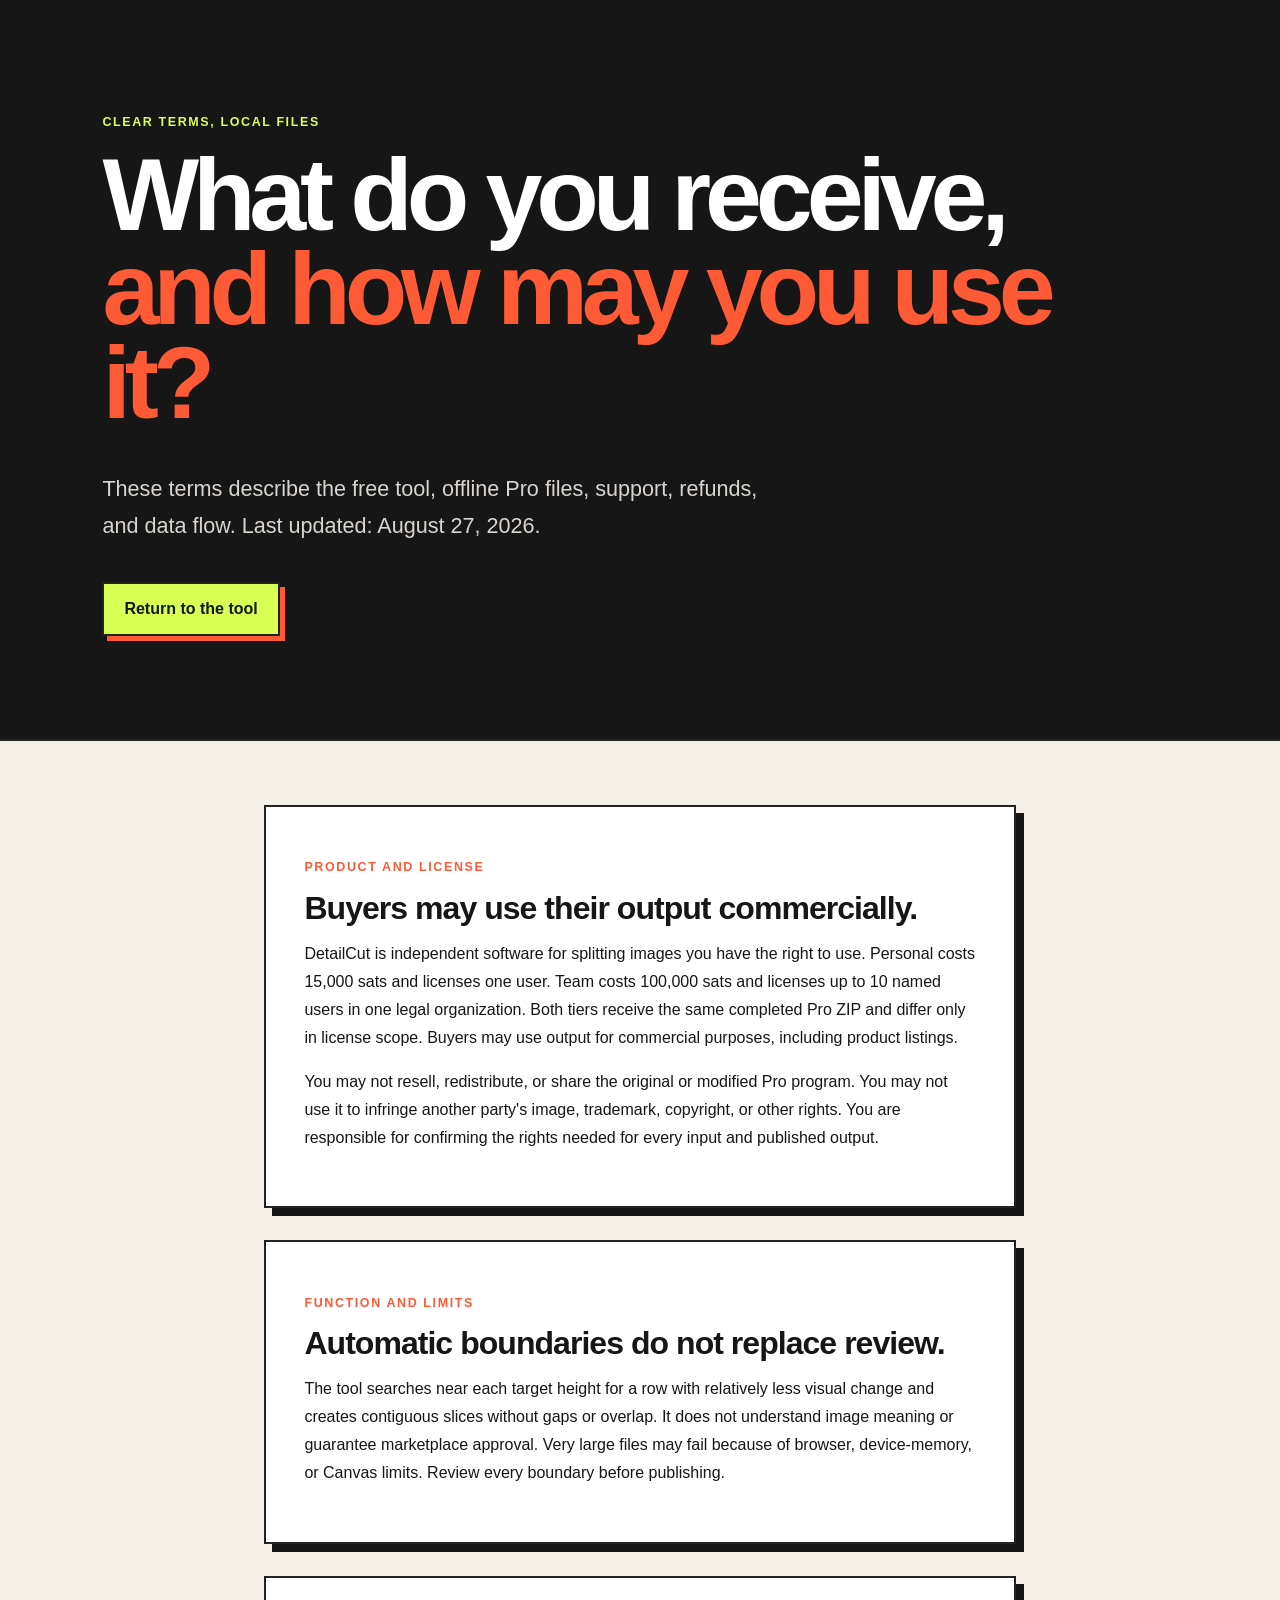
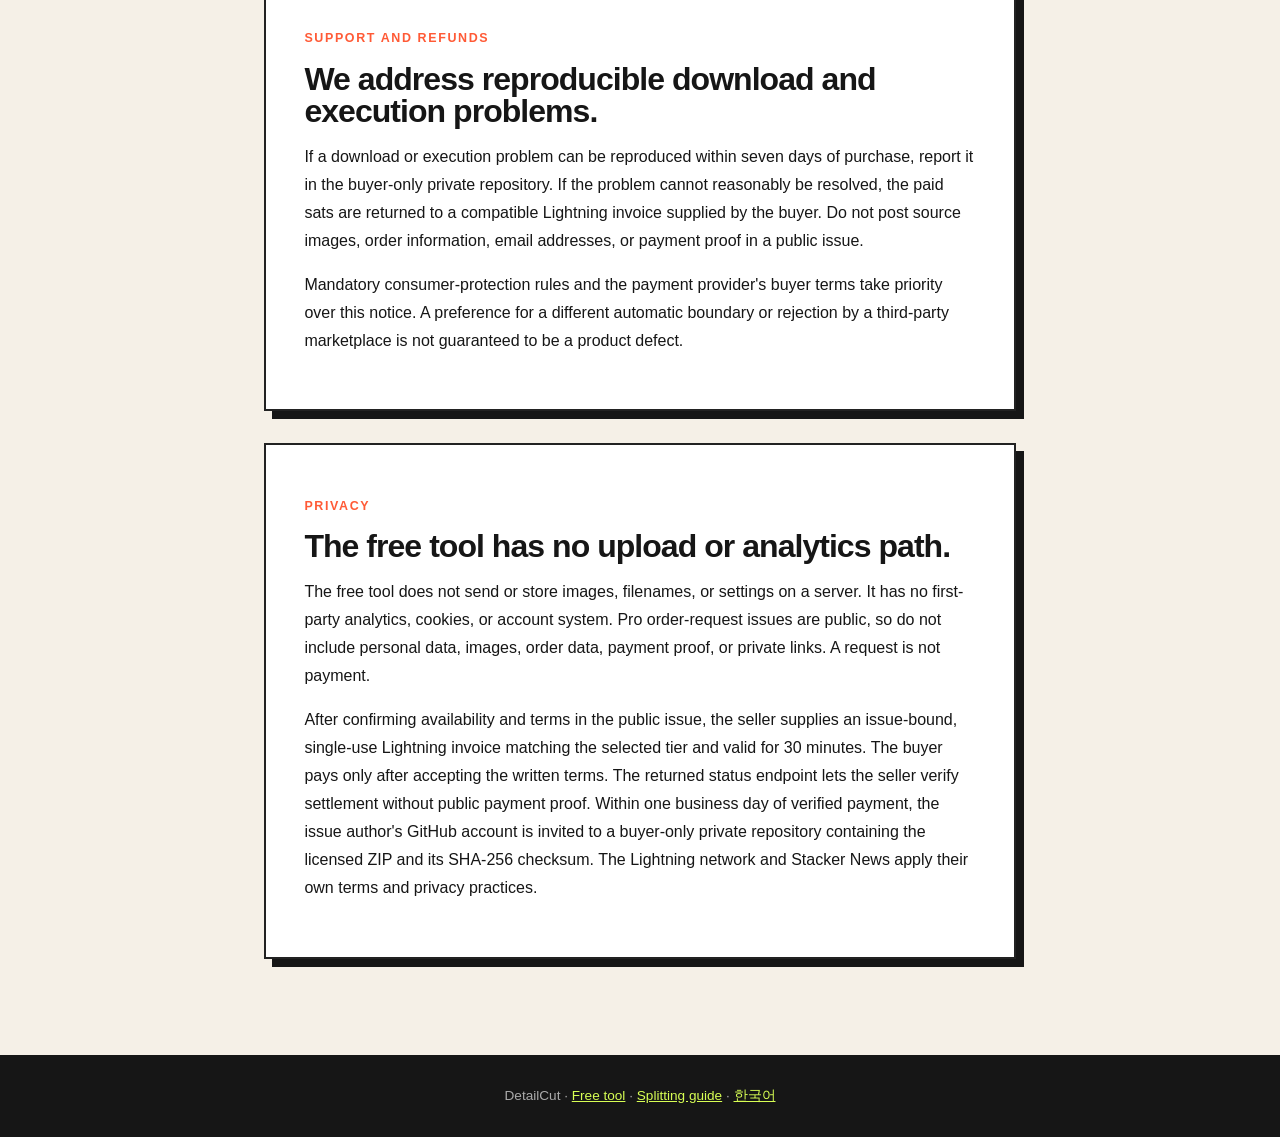
<file: terms-en.html>
<!doctype html>
<html lang="en">
<head>
  <meta charset="utf-8">
  <meta name="viewport" content="width=device-width, initial-scale=1">
  <meta name="description" content="DetailCut product use, Pro license, support, refund, and privacy terms.">
  <link rel="canonical" href="https://softpeanut.github.io/detailcut/terms-en.html">
  <link rel="alternate" hreflang="ko" href="https://softpeanut.github.io/detailcut/terms.html">
  <link rel="alternate" hreflang="en" href="https://softpeanut.github.io/detailcut/terms-en.html">
  <link rel="alternate" hreflang="x-default" href="https://softpeanut.github.io/detailcut/terms-en.html">
  <title>Use, refund, and privacy terms — DetailCut</title>
  <link rel="stylesheet" href="styles.css">
</head>
<body>
  <header>
    <p class="eyebrow">CLEAR TERMS, LOCAL FILES</p>
    <h1>What do you receive,<br><em>and how may you use it?</em></h1>
    <p class="lead">These terms describe the free tool, offline Pro files, support, refunds, and data flow. Last updated: August 27, 2026.</p>
    <a class="button" href="en.html">Return to the tool</a>
  </header>

  <main class="legal-page">
    <section class="panel">
      <p class="eyebrow dark">Product and license</p>
      <h2>Buyers may use their output commercially.</h2>
      <p>DetailCut is independent software for splitting images you have the right to use. Personal costs 15,000 sats and licenses one user. Team costs 100,000 sats and licenses up to 10 named users in one legal organization. Both tiers receive the same completed Pro ZIP and differ only in license scope. Buyers may use output for commercial purposes, including product listings.</p>
      <p>You may not resell, redistribute, or share the original or modified Pro program. You may not use it to infringe another party's image, trademark, copyright, or other rights. You are responsible for confirming the rights needed for every input and published output.</p>
    </section>

    <section class="panel">
      <p class="eyebrow dark">Function and limits</p>
      <h2>Automatic boundaries do not replace review.</h2>
      <p>The tool searches near each target height for a row with relatively less visual change and creates contiguous slices without gaps or overlap. It does not understand image meaning or guarantee marketplace approval. Very large files may fail because of browser, device-memory, or Canvas limits. Review every boundary before publishing.</p>
    </section>

    <section class="panel">
      <p class="eyebrow dark">Support and refunds</p>
      <h2>We address reproducible download and execution problems.</h2>
      <p>If a download or execution problem can be reproduced within seven days of purchase, report it in the buyer-only private repository. If the problem cannot reasonably be resolved, the paid sats are returned to a compatible Lightning invoice supplied by the buyer. Do not post source images, order information, email addresses, or payment proof in a public issue.</p>
      <p>Mandatory consumer-protection rules and the payment provider's buyer terms take priority over this notice. A preference for a different automatic boundary or rejection by a third-party marketplace is not guaranteed to be a product defect.</p>
    </section>

    <section class="panel">
      <p class="eyebrow dark">Privacy</p>
      <h2>The free tool has no upload or analytics path.</h2>
      <p>The free tool does not send or store images, filenames, or settings on a server. It has no first-party analytics, cookies, or account system. Pro order-request issues are public, so do not include personal data, images, order data, payment proof, or private links. A request is not payment.</p>
      <p>After confirming availability and terms in the public issue, the seller supplies an issue-bound, single-use Lightning invoice matching the selected tier and valid for 30 minutes. The buyer pays only after accepting the written terms. The returned status endpoint lets the seller verify settlement without public payment proof. Within one business day of verified payment, the issue author's GitHub account is invited to a buyer-only private repository containing the licensed ZIP and its SHA-256 checksum. The Lightning network and Stacker News apply their own terms and privacy practices.</p>
    </section>
  </main>

  <footer>DetailCut · <a href="en.html">Free tool</a> · <a href="guide-en.html">Splitting guide</a> · <a href="terms.html" lang="ko">한국어</a></footer>
</body>
</html>
</file>
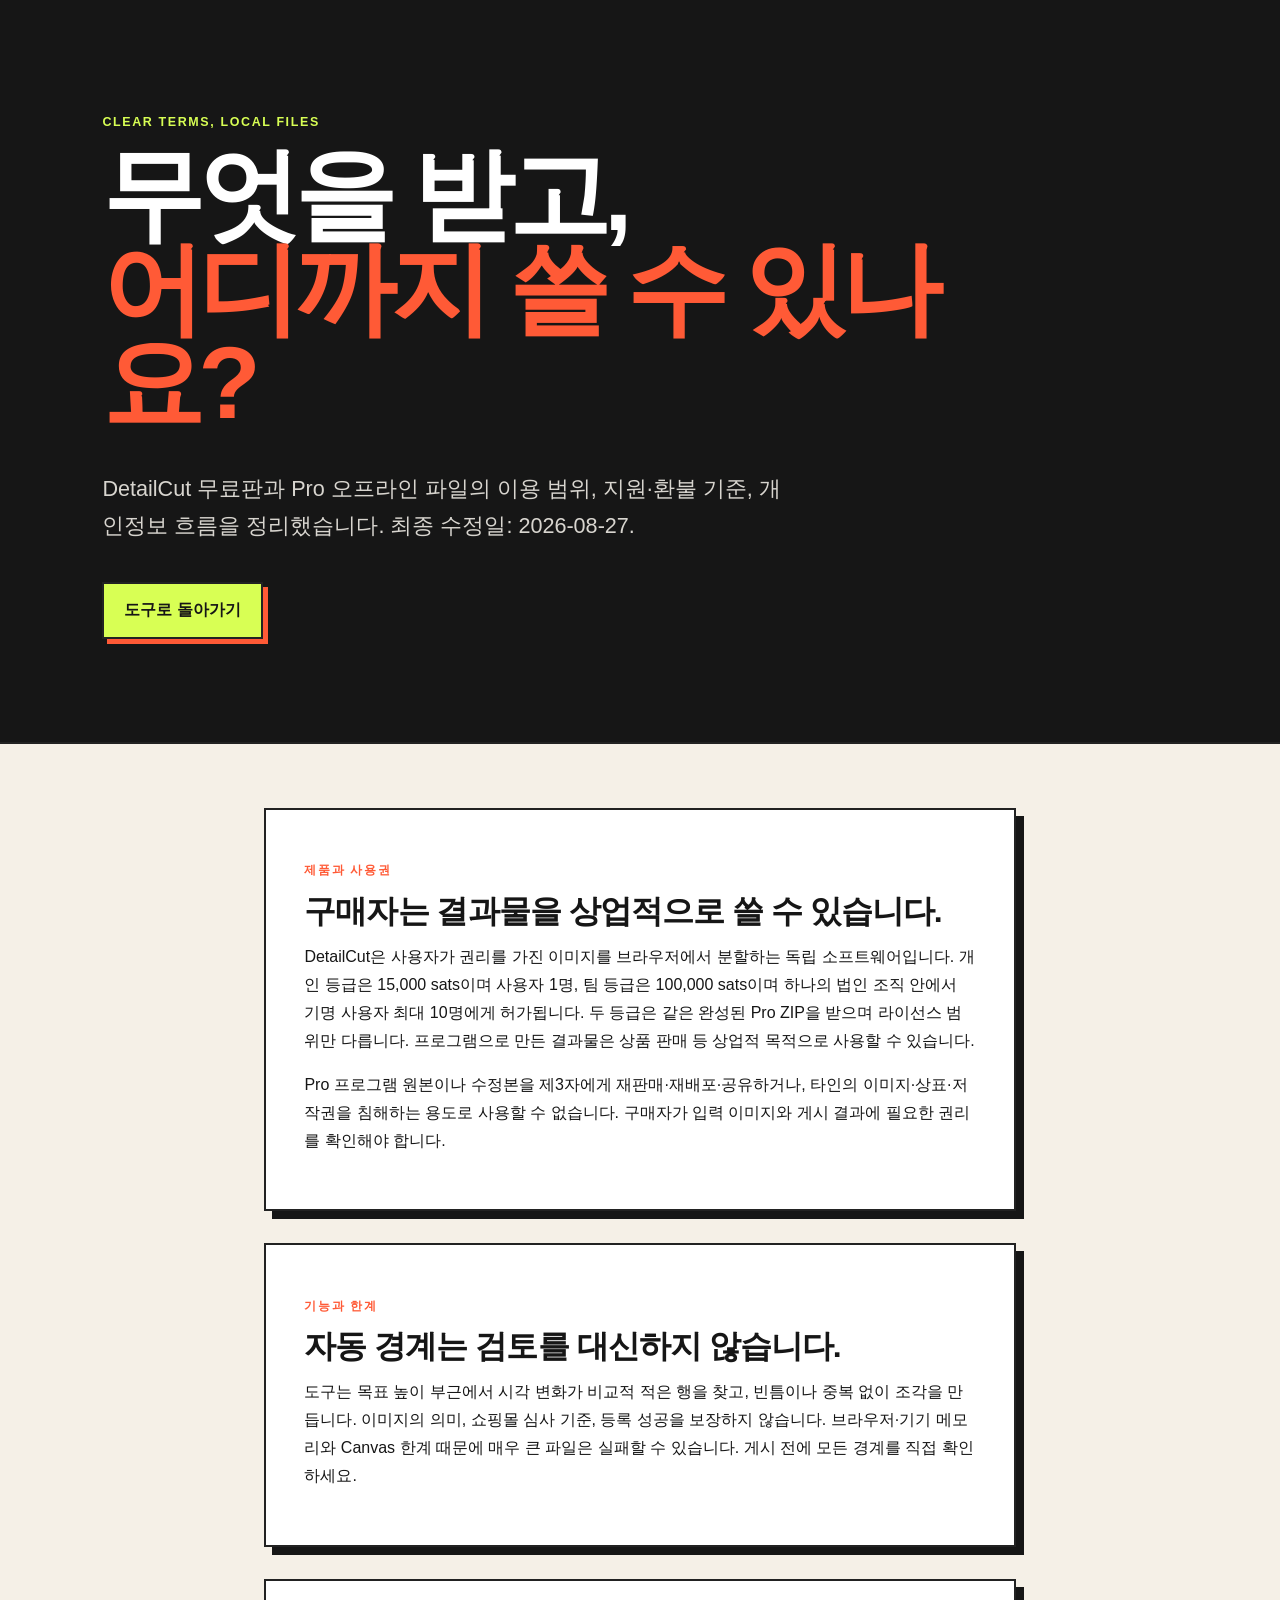
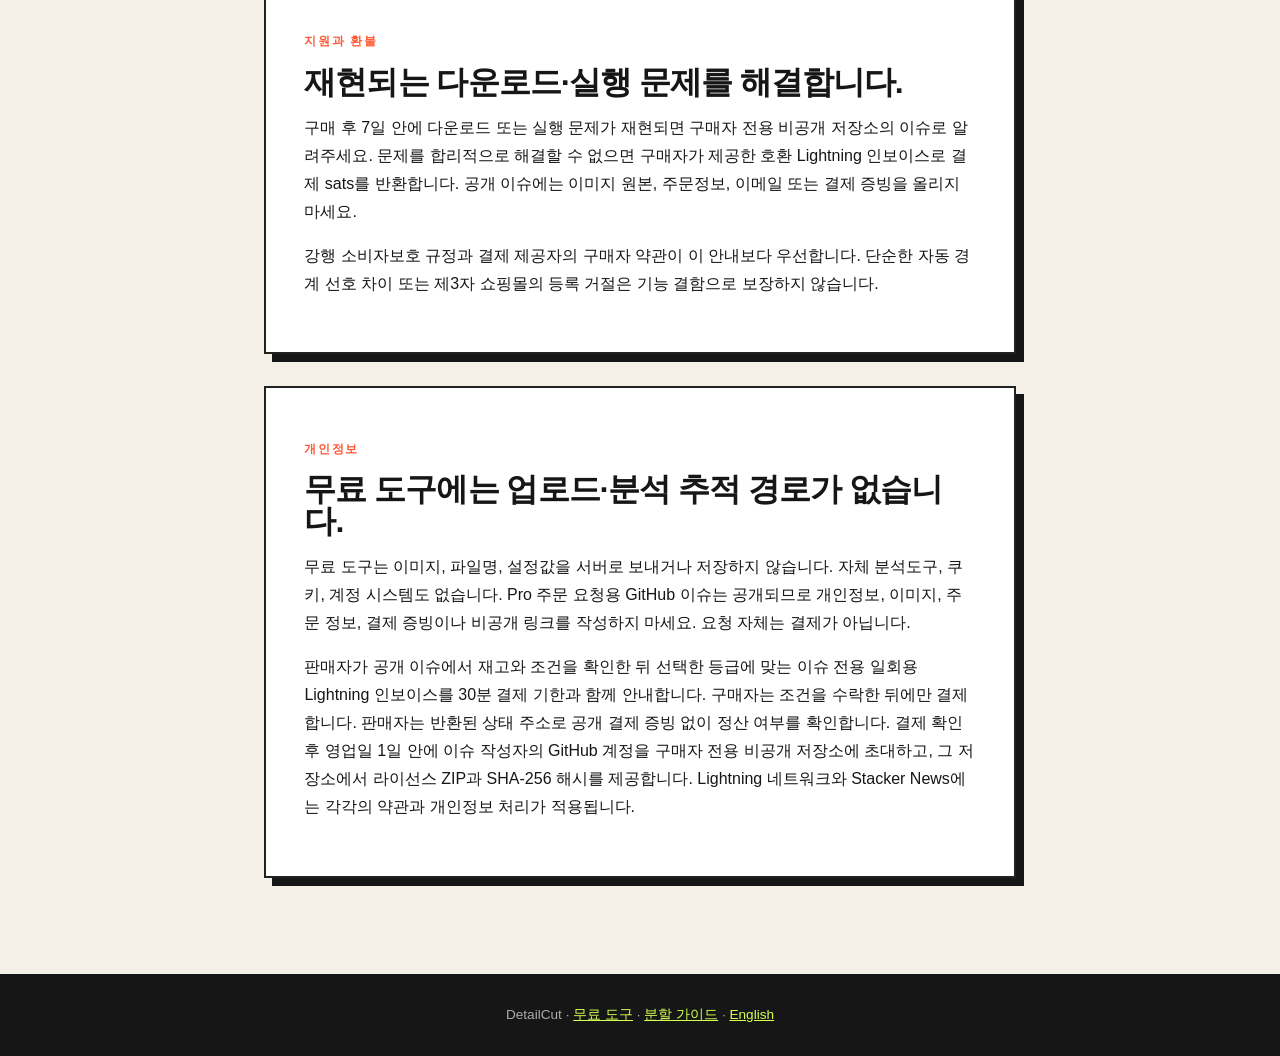
<file: terms.html>
<!doctype html>
<html lang="ko">
<head>
  <meta charset="utf-8">
  <meta name="viewport" content="width=device-width, initial-scale=1">
  <meta name="description" content="DetailCut의 이용 범위, Pro 라이선스, 환불, 개인정보 처리 안내입니다.">
  <link rel="canonical" href="https://softpeanut.github.io/detailcut/terms.html">
  <link rel="alternate" hreflang="ko" href="https://softpeanut.github.io/detailcut/terms.html">
  <link rel="alternate" hreflang="en" href="https://softpeanut.github.io/detailcut/terms-en.html">
  <link rel="alternate" hreflang="x-default" href="https://softpeanut.github.io/detailcut/terms-en.html">
  <title>이용·환불·개인정보 안내 — DetailCut</title>
  <link rel="stylesheet" href="styles.css">
</head>
<body>
  <header>
    <p class="eyebrow">CLEAR TERMS, LOCAL FILES</p>
    <h1>무엇을 받고,<br><em>어디까지 쓸 수 있나요?</em></h1>
    <p class="lead">DetailCut 무료판과 Pro 오프라인 파일의 이용 범위, 지원·환불 기준, 개인정보 흐름을 정리했습니다. 최종 수정일: 2026-08-27.</p>
    <a class="button" href="index.html">도구로 돌아가기</a>
  </header>

  <main class="legal-page">
    <section class="panel">
      <p class="eyebrow dark">제품과 사용권</p>
      <h2>구매자는 결과물을 상업적으로 쓸 수 있습니다.</h2>
      <p>DetailCut은 사용자가 권리를 가진 이미지를 브라우저에서 분할하는 독립 소프트웨어입니다. 개인 등급은 15,000 sats이며 사용자 1명, 팀 등급은 100,000 sats이며 하나의 법인 조직 안에서 기명 사용자 최대 10명에게 허가됩니다. 두 등급은 같은 완성된 Pro ZIP을 받으며 라이선스 범위만 다릅니다. 프로그램으로 만든 결과물은 상품 판매 등 상업적 목적으로 사용할 수 있습니다.</p>
      <p>Pro 프로그램 원본이나 수정본을 제3자에게 재판매·재배포·공유하거나, 타인의 이미지·상표·저작권을 침해하는 용도로 사용할 수 없습니다. 구매자가 입력 이미지와 게시 결과에 필요한 권리를 확인해야 합니다.</p>
    </section>

    <section class="panel">
      <p class="eyebrow dark">기능과 한계</p>
      <h2>자동 경계는 검토를 대신하지 않습니다.</h2>
      <p>도구는 목표 높이 부근에서 시각 변화가 비교적 적은 행을 찾고, 빈틈이나 중복 없이 조각을 만듭니다. 이미지의 의미, 쇼핑몰 심사 기준, 등록 성공을 보장하지 않습니다. 브라우저·기기 메모리와 Canvas 한계 때문에 매우 큰 파일은 실패할 수 있습니다. 게시 전에 모든 경계를 직접 확인하세요.</p>
    </section>

    <section class="panel">
      <p class="eyebrow dark">지원과 환불</p>
      <h2>재현되는 다운로드·실행 문제를 해결합니다.</h2>
      <p>구매 후 7일 안에 다운로드 또는 실행 문제가 재현되면 구매자 전용 비공개 저장소의 이슈로 알려주세요. 문제를 합리적으로 해결할 수 없으면 구매자가 제공한 호환 Lightning 인보이스로 결제 sats를 반환합니다. 공개 이슈에는 이미지 원본, 주문정보, 이메일 또는 결제 증빙을 올리지 마세요.</p>
      <p>강행 소비자보호 규정과 결제 제공자의 구매자 약관이 이 안내보다 우선합니다. 단순한 자동 경계 선호 차이 또는 제3자 쇼핑몰의 등록 거절은 기능 결함으로 보장하지 않습니다.</p>
    </section>

    <section class="panel">
      <p class="eyebrow dark">개인정보</p>
      <h2>무료 도구에는 업로드·분석 추적 경로가 없습니다.</h2>
      <p>무료 도구는 이미지, 파일명, 설정값을 서버로 보내거나 저장하지 않습니다. 자체 분석도구, 쿠키, 계정 시스템도 없습니다. Pro 주문 요청용 GitHub 이슈는 공개되므로 개인정보, 이미지, 주문 정보, 결제 증빙이나 비공개 링크를 작성하지 마세요. 요청 자체는 결제가 아닙니다.</p>
      <p>판매자가 공개 이슈에서 재고와 조건을 확인한 뒤 선택한 등급에 맞는 이슈 전용 일회용 Lightning 인보이스를 30분 결제 기한과 함께 안내합니다. 구매자는 조건을 수락한 뒤에만 결제합니다. 판매자는 반환된 상태 주소로 공개 결제 증빙 없이 정산 여부를 확인합니다. 결제 확인 후 영업일 1일 안에 이슈 작성자의 GitHub 계정을 구매자 전용 비공개 저장소에 초대하고, 그 저장소에서 라이선스 ZIP과 SHA-256 해시를 제공합니다. Lightning 네트워크와 Stacker News에는 각각의 약관과 개인정보 처리가 적용됩니다.</p>
    </section>
  </main>

  <footer>DetailCut · <a href="index.html">무료 도구</a> · <a href="guide.html">분할 가이드</a> · <a href="terms-en.html" lang="en">English</a></footer>
</body>
</html>
</file>
<file: styles.css>
:root{--ink:#161616;--paper:#f5f0e7;--orange:#ff5a36;--lime:#d8ff54;--line:#222;--muted:#69645c}*{box-sizing:border-box}html{scroll-behavior:smooth}body{margin:0;background:var(--paper);color:var(--ink);font-family:Arial,"Apple SD Gothic Neo","Noto Sans KR",sans-serif}header{min-height:70vh;padding:8vw;display:flex;flex-direction:column;justify-content:center;background:var(--ink);color:white;border-bottom:2px solid var(--line)}.eyebrow{font-weight:800;letter-spacing:.13em;font-size:.78rem;text-transform:uppercase;color:var(--lime)}.eyebrow.dark{color:var(--orange)}h1{max-width:980px;margin:.4rem 0 1.2rem;font-size:clamp(3rem,8vw,7.5rem);line-height:.92;letter-spacing:-.06em}h1 em{font-style:normal;color:var(--orange)}.lead{max-width:690px;font-size:clamp(1rem,2vw,1.35rem);line-height:1.7;color:#d8d5cf}.button{display:inline-flex;align-items:center;justify-content:center;width:max-content;border:2px solid var(--line);background:var(--lime);color:var(--ink);font-weight:900;text-decoration:none;padding:1rem 1.25rem;box-shadow:5px 5px 0 var(--orange);cursor:pointer}.button:disabled{cursor:not-allowed;filter:grayscale(1);opacity:.55}.button.small{padding:.7rem 1rem;box-shadow:3px 3px 0 var(--orange)}.button.secondary{background:#fff}.drop-actions{display:flex;gap:.6rem;flex-wrap:wrap;justify-content:center}header .button{margin-top:1rem}.proof{display:grid;grid-template-columns:repeat(3,1fr);border-bottom:2px solid var(--line)}.proof span{padding:1.1rem;text-align:center;font-weight:800;border-right:2px solid var(--line)}.proof span:last-child{border-right:0}.workspace{display:grid;grid-template-columns:1fr 1fr;gap:1.5rem;padding:5vw;max-width:1280px;margin:auto}.panel{border:2px solid var(--line);background:#fff;padding:clamp(1.25rem,3vw,2.5rem);box-shadow:8px 8px 0 var(--ink)}.section-title{display:flex;align-items:center;justify-content:space-between}.edition{font-size:.8rem;font-weight:800;background:var(--lime);padding:.35rem .55rem;border:1px solid var(--line)}label{display:flex;flex-direction:column;gap:.5rem;margin:1.1rem 0;font-weight:800}input{font:inherit;border:2px solid var(--line);padding:.75rem;background:#fff}input[type=range]{padding:0;accent-color:var(--orange)}output{color:var(--orange)}.grid{display:grid;grid-template-columns:1fr 1fr;gap:1rem}.toggle{flex-direction:row;align-items:flex-start;border:2px solid var(--line);padding:1rem}.toggle input{margin:.2rem .5rem 0 0}.toggle span{display:flex;flex-direction:column;gap:.3rem}.toggle small,details p{font-weight:400;color:var(--muted);line-height:1.5}.dropzone{min-height:260px;border:3px dashed var(--line);display:flex;flex-direction:column;align-items:center;justify-content:center;gap:.7rem;text-align:center;background:#faf7f1;cursor:pointer}.dropzone.over{background:var(--lime)}.dropzone strong{font-size:1.5rem}.dropzone span{color:var(--muted)}.queue{display:grid;gap:.5rem;margin-top:1rem}.queue-item{display:grid;grid-template-columns:1fr auto auto;gap:.7rem;align-items:center;border:1px solid var(--line);padding:.65rem}.queue-item span{overflow:hidden;text-overflow:ellipsis;white-space:nowrap}.queue-item button{border:0;background:none;text-decoration:underline;cursor:pointer}.preview{margin-top:1rem;border:2px solid var(--line);padding:1rem;background:#f6f2ea}.preview canvas{display:block;max-width:100%;max-height:520px;margin:auto;border:1px solid var(--line)}.preview p{margin:.75rem 0 0;font-size:.85rem;line-height:1.5}.export{width:100%;margin-top:1rem}.status{min-height:1.5em;color:var(--muted)}.status[data-kind=error]{color:#b42318}.status[data-kind=success]{color:#147a3e}.explain,.pricing{display:grid;grid-template-columns:1fr 1fr;gap:3rem;padding:7vw;border-top:2px solid var(--line)}h2{font-size:clamp(2.1rem,4vw,4.5rem);line-height:1;letter-spacing:-.05em;margin:.5rem 0}.explain ol{font-size:1.25rem;line-height:2}.pricing{background:var(--orange)}.pricing .eyebrow{color:var(--ink)}.price{background:var(--paper);border:2px solid var(--line);padding:2rem;box-shadow:8px 8px 0 var(--ink)}.price strong{display:block;font-size:3.5rem;margin:.5rem 0}.price .interest{width:100%}.privacy-note{display:block;margin-top:1rem;color:var(--muted);line-height:1.5}.legal-page{max-width:880px;margin:auto;padding:5vw}.legal-page .panel{margin-bottom:2rem}.legal-page h2{font-size:2rem;letter-spacing:-.03em}.legal-page p,.legal-page li{line-height:1.75}.legal-page a{color:inherit}footer{padding:2rem 5vw;background:var(--ink);color:#aaa;text-align:center;font-size:.85rem}footer a{color:var(--lime)}@media(max-width:760px){header{padding:4rem 1.25rem;min-height:auto}.proof,.workspace,.explain,.pricing{grid-template-columns:1fr}.proof span{border-right:0;border-bottom:2px solid var(--line)}.proof span:last-child{border-bottom:0}.workspace{padding:2rem 1rem}.grid{grid-template-columns:1fr}.explain,.pricing{padding:4rem 1.25rem}.legal-page{padding:2rem 1rem}}
</file>
